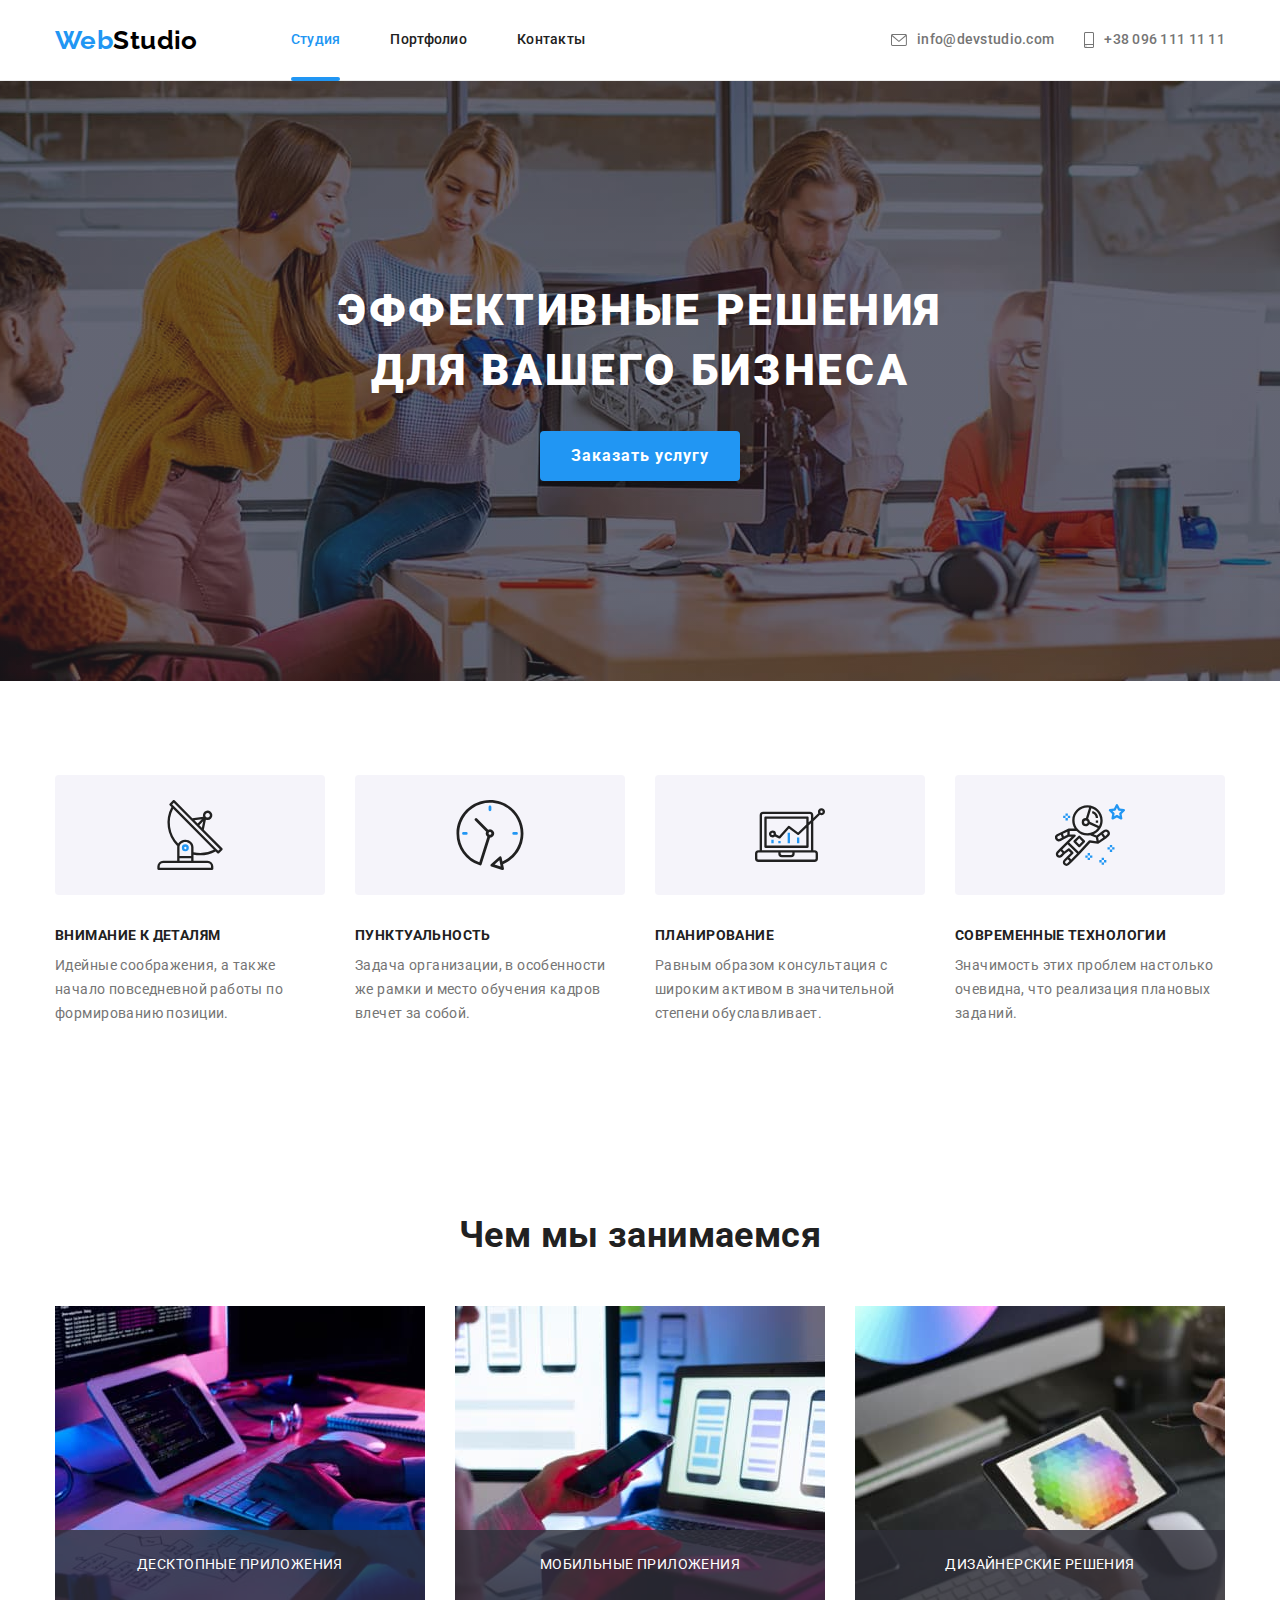
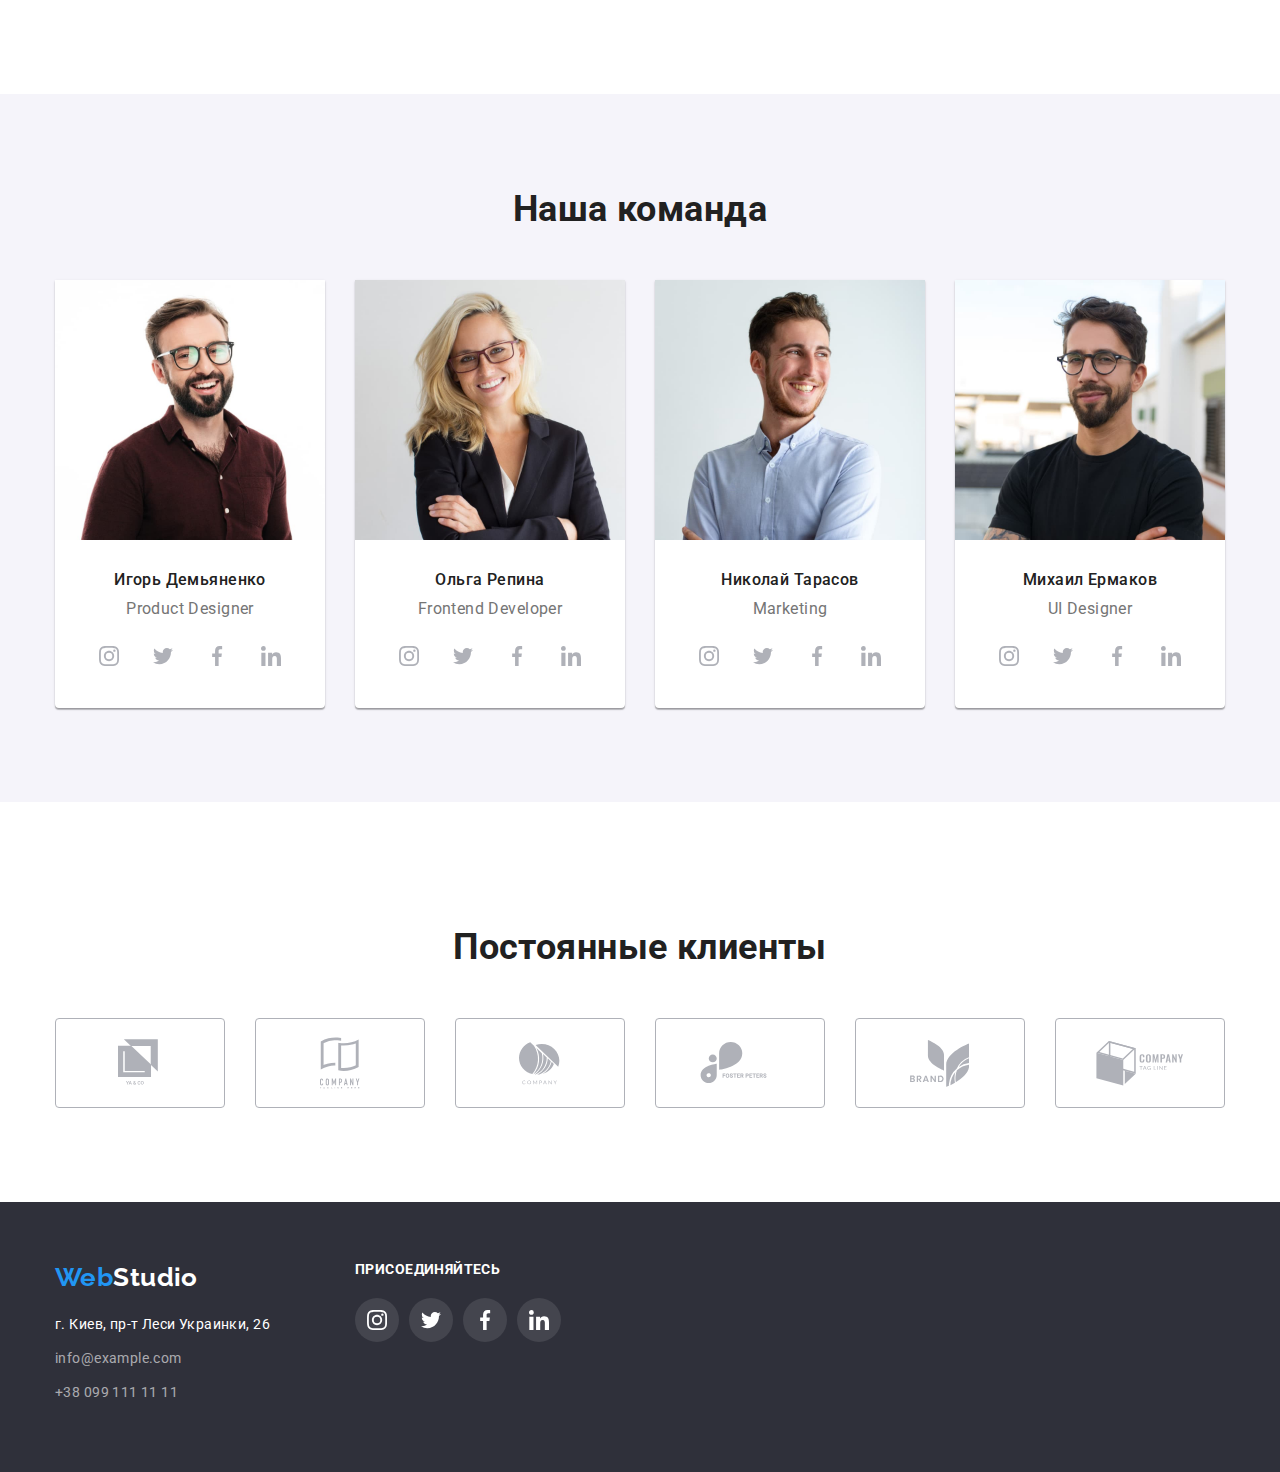
<file: index.html>
<!DOCTYPE html>
<html lang="ru">
  <head>
    <meta charset="UTF-8" />
    <meta name="viewport" content="width=device-width, initial-scale=1.0" />
    <title>WebStudio</title>
    <link rel="stylesheet" href="https://fonts.googleapis.com/css2?family=Raleway:wght@700&family=Roboto:wght@400;500;700;900&display=fallback" />
    <link rel="stylesheet" href="https://cdnjs.cloudflare.com/ajax/libs/modern-normalize/0.7.0/modern-normalize.min.css" />
    <link rel="stylesheet" href="./css/style.css" />
  </head>
  <body>
    <header class="header">
      <div class="container main-nav">
        <a href="./index.html" lang="en" class="logo">Web<span class="logo-header">Studio</span></a>
        <nav>
          <ul class="site-nav">
            <li class="item"><a href="./index.html" class="link current">Студия</a></li>
            <li class="item"><a href="./portpholio.html" class="link">Портфолио</a></li>
            <li class="item"><a href="#contacts" class="link">Контакты</a></li>
          </ul>
        </nav>
        <address class="address-nav">
          <a href="mailto:info@devstudio.com" lang="en" class="link">
            <svg class="icon-nav envelope">
              <use href="./images/svg/symbol-defs.svg#icon-envelope"></use>
            </svg>
            info@devstudio.com
          </a>
          <a href="tel:+380961111111" class="link">
            <svg class="icon-nav smartphone">
              <use href="./images/svg/symbol-defs.svg#icon-smartphone"></use>
            </svg>
            +38 096 111 11 11
          </a>
        </address>
      </div>
    </header>
    <main>
      <!--Hero-->
      <section class="section hero">
        <div class="hero-container">
          <h1 class="hero-title">Эффективные решения для вашего бизнеса</h1>
          <button type="button" class="hero-button" data-modal-open>Заказать услугу</button>
        </div>
      </section>
      <!--Features-->
      <section class="section features">
        <div class="container">
          <ul class="features-list flexbox">
            <li class="features-item attention">
              <h2 class="features-titel">Внимание к деталям</h2>
              <p class="features-text">Идейные соображения, а также начало повседневной работы по формированию позиции.</p>
            </li>
            <li class="features-item punctuality">
              <h2 class="features-titel">Пунктуальность</h2>
              <p class="features-text">Задача организации, в особенности же рамки и место обучения кадров влечет за собой.</p>
            </li>
            <li class="features-item planning">
              <h2 class="features-titel">Планирование</h2>
              <p class="features-text">Равным образом консультация с широким активом в значительной степени обуславливает.</p>
            </li>
            <li class="features-item technology">
              <h2 class="features-titel">Современные технологии</h2>
              <p class="features-text">Значимость этих проблем настолько очевидна, что реализация плановых заданий.</p>
            </li>
          </ul>
        </div>
      </section>
      <!--Our Job-->
      <section class="section job">
        <div class="container">
          <h2 class="job-titel">Чем мы занимаемся</h2>
          <ul class="job-list flexbox">
            <li class="job-item">
              <img src="./images/img1.jpg" alt="Человек, который работает за ноутбуком" width="370" />
              <p class="job-text">Десктопные приложения</p>
            </li>
            <li class="job-item">
              <img src="./images/img2.jpg" alt="Макеты для мобыльного приложения" width="370" />
              <p class="job-text">Мобильные приложения</p>
            </li>
            <li class="job-item">
              <img src="./images/img3.jpg" alt="Человек подбирает на планшете цвет для дизайна" width="370" />
              <p class="job-text">Дизайнерские решения</p>
            </li>
          </ul>
        </div>
      </section>
      <!--Our Team-->
      <section class="section team">
        <div class="container">
          <h2 class="team-title">Наша команда</h2>
          <ul class="team-list flexbox">
            <li class="team-item">
              <img class="team-img" src="./images/teamcard1.jpg" alt="Игорь Демьяненко" width="270" />
              <h3 class="team-worker-title">Игорь Демьяненко</h3>
              <p class="team-worker-text" lang="en">Product Designer</p>
              <ul class="social-icon-list">
                <li class="social-icon-item">
                  <a href="https://www.instagram.com/?hl=ru" class="link social-icon-link" target="_blank" rel="noopener noreferrer" aria-label="ccылка Инстаграм">
                    <svg class="social-icon">
                      <use href="./images/svg/symbol-defs.svg#icon-instagram"></use>
                    </svg>
                  </a>
                </li>
                <li class="social-icon-item">
                  <a href="https://twitter.com/" class="link social-icon-link" target="_blank" rel="noopener noreferrer" aria-label="ccылка Твиттер">
                    <svg class="social-icon">
                      <use href="./images/svg/symbol-defs.svg#icon-twitter"></use>
                    </svg>
                  </a>
                </li>
                <li class="social-icon-item">
                  <a href="https://www.facebook.com/" class="link social-icon-link" target="_blank" rel="noopener noreferrer" aria-label="ccылка Фейсбук">
                    <svg class="social-icon">
                      <use href="./images/svg/symbol-defs.svg#icon-facebook"></use>
                    </svg>
                  </a>
                </li>
                <li class="social-icon-item">
                  <a href="https://ru.linkedin.com/" class="link social-icon-link" target="_blank" rel="noopener noreferrer" aria-label="ccылка Линкедин">
                    <svg class="social-icon">
                      <use href="./images/svg/symbol-defs.svg#icon-linkedin"></use>
                    </svg>
                  </a>
                </li>
              </ul>
            </li>
            <li class="team-item">
              <img class="team-img" src="./images/teamcard2.jpg" alt="Ольга Репина" width="270" />
              <h3 class="team-worker-title">Ольга Репина</h3>
              <p class="team-worker-text" lang="en">Frontend Developer</p>
              <ul class="social-icon-list">
                <li class="social-icon-item">
                  <a href="https://www.instagram.com/?hl=ru" class="link social-icon-link" target="_blank" rel="noopener noreferrer" aria-label="ccылка Инстаграм">
                    <svg class="social-icon">
                      <use href="./images/svg/symbol-defs.svg#icon-instagram"></use>
                    </svg>
                  </a>
                </li>
                <li class="social-icon-item">
                  <a href="https://twitter.com/" class="link social-icon-link" target="_blank" rel="noopener noreferrer" aria-label="ccылка Твиттер">
                    <svg class="social-icon">
                      <use href="./images/svg/symbol-defs.svg#icon-twitter"></use>
                    </svg>
                  </a>
                </li>
                <li class="social-icon-item">
                  <a href="https://www.facebook.com/" class="link social-icon-link" target="_blank" rel="noopener noreferrer" aria-label="ccылка Фейсбук">
                    <svg class="social-icon">
                      <use href="./images/svg/symbol-defs.svg#icon-facebook"></use>
                    </svg>
                  </a>
                </li>
                <li class="social-icon-item">
                  <a href="https://ru.linkedin.com/" class="link social-icon-link" target="_blank" rel="noopener noreferrer" aria-label="ccылка Линкедин">
                    <svg class="social-icon">
                      <use href="./images/svg/symbol-defs.svg#icon-linkedin"></use>
                    </svg>
                  </a>
                </li>
              </ul>
            </li>
            <li class="team-item">
              <img class="team-img" src="./images/teamcard3.jpg" alt="Николай Тарасов" width="270" />
              <h3 class="team-worker-title">Николай Тарасов</h3>
              <p class="team-worker-text" lang="en">Marketing</p>
              <ul class="social-icon-list">
                <li class="social-icon-item">
                  <a href="https://www.instagram.com/?hl=ru" class="link social-icon-link" target="_blank" rel="noopener noreferrer" aria-label="ccылка Инстаграм">
                    <svg class="social-icon">
                      <use href="./images/svg/symbol-defs.svg#icon-instagram"></use>
                    </svg>
                  </a>
                </li>
                <li class="social-icon-item">
                  <a href="https://twitter.com/" class="link social-icon-link" target="_blank" rel="noopener noreferrer" aria-label="ccылка Твиттер">
                    <svg class="social-icon">
                      <use href="./images/svg/symbol-defs.svg#icon-twitter"></use>
                    </svg>
                  </a>
                </li>
                <li class="social-icon-item">
                  <a href="https://www.facebook.com/" class="link social-icon-link" target="_blank" rel="noopener noreferrer" aria-label="ccылка Фейсбук">
                    <svg class="social-icon">
                      <use href="./images/svg/symbol-defs.svg#icon-facebook"></use>
                    </svg>
                  </a>
                </li>
                <li class="social-icon-item">
                  <a href="https://ru.linkedin.com/" class="link social-icon-link" target="_blank" rel="noopener noreferrer" aria-label="ccылка Линкедин">
                    <svg class="social-icon">
                      <use href="./images/svg/symbol-defs.svg#icon-linkedin"></use>
                    </svg>
                  </a>
                </li>
              </ul>
            </li>
            <li class="team-item">
              <img class="team-img" src="./images/teamcard4.jpg" alt="Михаил Ермаков" width="270" />
              <h3 class="team-worker-title">Михаил Ермаков</h3>
              <p class="team-worker-text" lang="en">UI Designer</p>
              <ul class="social-icon-list">
                <li class="social-icon-item">
                  <a href="https://www.instagram.com/?hl=ru" class="link social-icon-link" target="_blank" rel="noopener noreferrer" aria-label="ccылка Инстаграм">
                    <svg class="social-icon">
                      <use href="./images/svg/symbol-defs.svg#icon-instagram"></use>
                    </svg>
                  </a>
                </li>
                <li class="social-icon-item">
                  <a href="https://twitter.com/" class="link social-icon-link" target="_blank" rel="noopener noreferrer" aria-label="ccылка Твиттер">
                    <svg class="social-icon">
                      <use href="./images/svg/symbol-defs.svg#icon-twitter"></use>
                    </svg>
                  </a>
                </li>
                <li class="social-icon-item">
                  <a href="https://www.facebook.com/" class="link social-icon-link" target="_blank" rel="noopener noreferrer" aria-label="ccылка Фейсбук">
                    <svg class="social-icon">
                      <use href="./images/svg/symbol-defs.svg#icon-facebook"></use>
                    </svg>
                  </a>
                </li>
                <li class="social-icon-item">
                  <a href="https://ru.linkedin.com/" class="link social-icon-link" target="_blank" rel="noopener noreferrer" aria-label="ccылка Линкедин">
                    <svg class="social-icon">
                      <use href="./images/svg/symbol-defs.svg#icon-linkedin"></use>
                    </svg>
                  </a>
                </li>
              </ul>
            </li>
          </ul>
        </div>
      </section>
      <!--Regular customers-->
      <section class="section">
        <div class="container">
          <h2 class="customers-title">Постоянные клиенты</h2>
          <ul class="customers-list">
            <li class="customers-item">
              <a href="" class="link customers-link">
                <svg class="customers-icon" width="44" height="49">
                  <use href="./images/svg/symbol-defs.svg#icon-logo1"></use>
                </svg>
              </a>
            </li>
            <li class="customers-item">
              <a href="" class="link customers-link">
                <svg class="customers-icon" width="40" height="52">
                  <use href="./images/svg/symbol-defs.svg#icon-logo2"></use>
                </svg>
              </a>
            </li>
            <li class="customers-item">
              <a href="" class="link customers-link">
                <svg class="customers-icon" width="41" height="43">
                  <use href="./images/svg/symbol-defs.svg#icon-logo3"></use>
                </svg>
              </a>
            </li>
            <li class="customers-item">
              <a href="" class="link customers-link">
                <svg class="customers-icon" width="80" height="42">
                  <use href="./images/svg/symbol-defs.svg#icon-logo4"></use>
                </svg>
              </a>
            </li>
            <li class="customers-item">
              <a href="" class="link customers-link">
                <svg class="customers-icon" width="59" height="47">
                  <use href="./images/svg/symbol-defs.svg#icon-logo5"></use>
                </svg>
              </a>
            </li>
            <li class="customers-item">
              <a href="" class="link customers-link">
                <svg class="customers-icon" width="88" height="45">
                  <use href="./images/svg/symbol-defs.svg#icon-logo6"></use>
                </svg>
              </a>
            </li>
          </ul>
        </div>
      </section>
    </main>
    <!--Footer-->
    <footer id="contacts" class="footer">
      <div class="container flexbox">
        <div class="footer-contacts">
          <a href="./index.html" lang="en" class="link logo logo-down">Web<span class="logo-footer">Studio</span></a>
          <address class="address-footer">
            <span class="adress-footer-streat">г. Киев, пр-т Леси Украинки, 26</span> <br />
            <a href="mailto:info@example.com" lang="en" class="link mail">info@example.com</a> <br />
            <a href="tel:+380991111111" class="link">+38 099 111 11 11</a>
          </address>
        </div>
        <div class="join-contacts">
          <h2 class="join-title">присоединяйтесь</h2>
          <ul class="social-icon-list join-list">
            <li class="social-icon-item">
              <a href="https://www.instagram.com/?hl=ru" class="link social-icon-link join-link" target="_blank" rel="noopener noreferrer" aria-label="ccылка Инстаграм">
                <svg class="social-icon join-icon">
                  <use href="./images/svg/symbol-defs.svg#icon-instagram"></use>
                </svg>
              </a>
            </li>
            <li class="social-icon-item">
              <a href="https://twitter.com/" class="link social-icon-link join-link" target="_blank" rel="noopener noreferrer" aria-label="ccылка Твиттер">
                <svg class="social-icon join-icon">
                  <use href="./images/svg/symbol-defs.svg#icon-twitter"></use>
                </svg>
              </a>
            </li>
            <li class="social-icon-item">
              <a href="https://www.facebook.com/" class="link social-icon-link join-link" target="_blank" rel="noopener noreferrer" aria-label="ccылка Фейсбук">
                <svg class="social-icon join-icon">
                  <use href="./images/svg/symbol-defs.svg#icon-facebook"></use>
                </svg>
              </a>
            </li>
            <li class="social-icon-item">
              <a href="https://ru.linkedin.com/" class="link social-icon-link join-link" target="_blank" rel="noopener noreferrer" aria-label="ccылка Линкедин">
                <svg class="social-icon join-icon">
                  <use href="./images/svg/symbol-defs.svg#icon-linkedin"></use>
                </svg>
              </a>
            </li>
          </ul>
        </div>
      </div>
    </footer>
    <div class="backdrop is-hidden" data-modal>
      <div class="modal flexbox">
        <button type="button" class="modal-button-close flexbox" data-modal-close>
          <svg class="icon-close" width="18" height="18">
            <use href="./images/svg/symbol-defs.svg#icon-close"></use>
          </svg>
        </button>
      </div>
    </div>
    <script src="./js/modal.js"></script>
  </body>
</html>
</file>
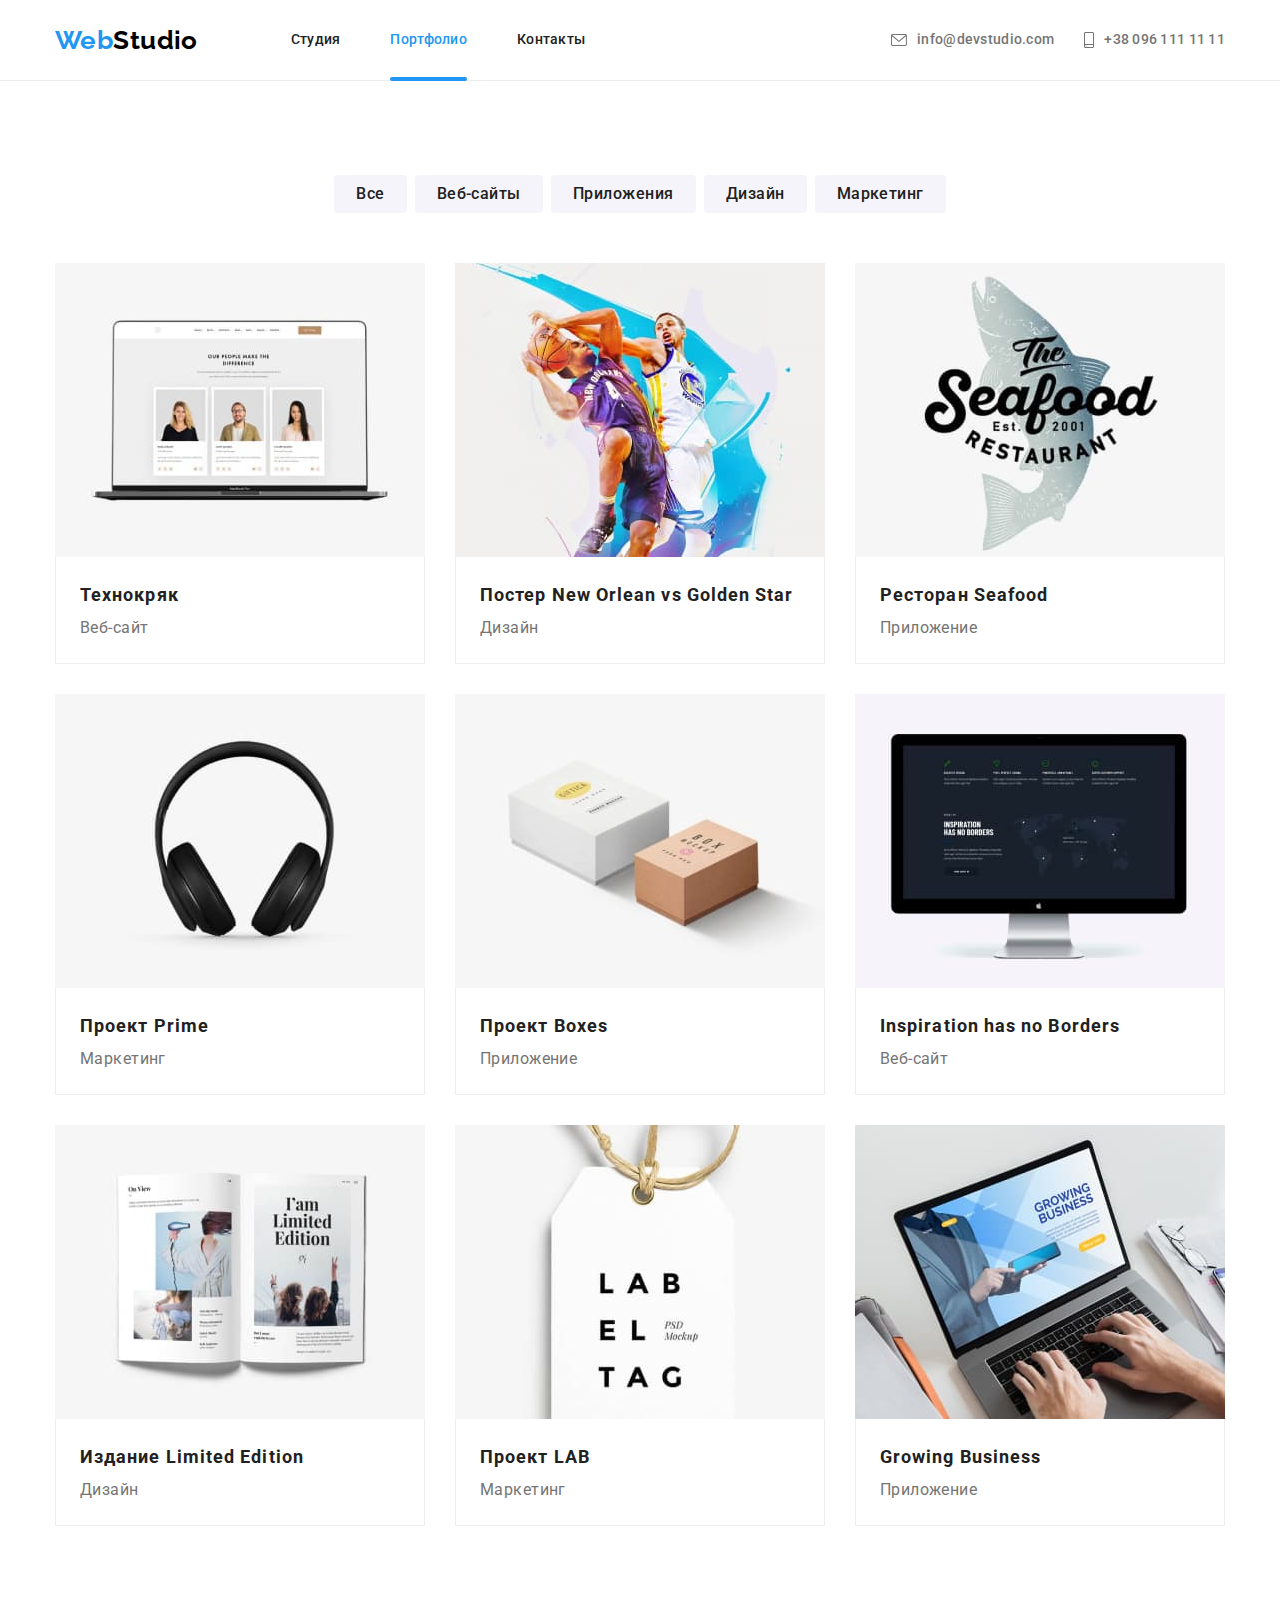
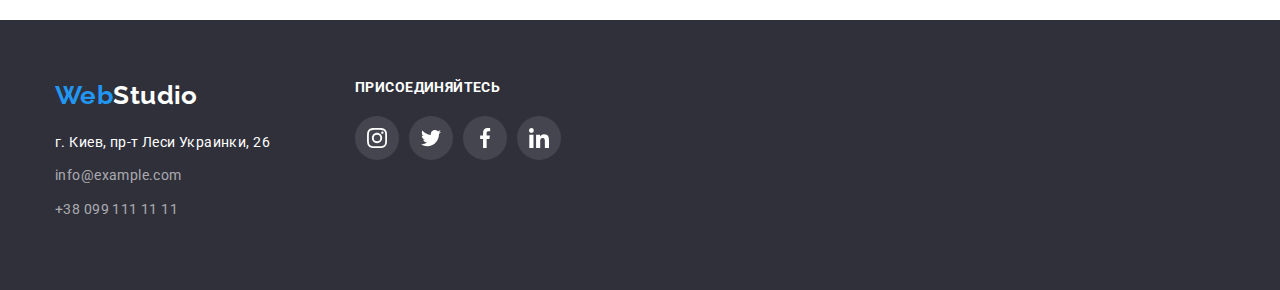
<file: portpholio.html>
<!DOCTYPE html>
<html lang="ru">
  <head>
    <meta charset="UTF-8" />
    <meta name="viewport" content="width=device-width, initial-scale=1.0" />
    <title>WebStudio</title>
    <link rel="stylesheet" href="https://fonts.googleapis.com/css2?family=Raleway:wght@700&family=Roboto:wght@400;500;700;900&display=fallback" />
    <link rel="stylesheet" href="https://cdnjs.cloudflare.com/ajax/libs/modern-normalize/0.7.0/modern-normalize.min.css" />
    <link rel="stylesheet" href="./css/style.css" />
  </head>
  <body>
    <header class="header">
      <div class="container main-nav">
        <a href="./index.html" lang="en" class="logo">Web<span class="logo-header">Studio</span></a>
        <nav>
          <ul class="site-nav">
            <li class="item"><a href="./index.html" class="link">Студия</a></li>
            <li class="item"><a href="./portpholio.html" class="link current">Портфолио</a></li>
            <li class="item"><a href="#contacts" class="link">Контакты</a></li>
          </ul>
        </nav>
        <address class="address-nav">
          <a href="mailto:info@devstudio.com" lang="en" class="link">
            <svg class="icon-nav envelope">
              <use href="./images/svg/symbol-defs.svg#icon-envelope"></use>
            </svg>
            info@devstudio.com
          </a>
          <a href="tel:+380961111111" class="link">
            <svg class="icon-nav smartphone">
              <use href="./images/svg/symbol-defs.svg#icon-smartphone"></use>
            </svg>
            +38 096 111 11 11
          </a>
        </address>
      </div>
    </header>
    <main>
      <!--Portfolio-->
      <section class="section projects">
        <!--Блок отбора-->
        <div class="container">
          <ul class="projects-selection-list flexbox">
            <li class="projects-selection-item">
              <button type="button" class="button">Все</button>
            </li>
            <li class="projects-selection-item">
              <button type="button" class="button">Веб-сайты</button>
            </li>
            <li class="projects-selection-item">
              <button type="button" class="button">Приложения</button>
            </li>
            <li class="projects-selection-item">
              <button type="button" class="button">Дизайн</button>
            </li>
            <li class="projects-selection-item">
              <button type="button" class="button">Маркетинг</button>
            </li>
          </ul>
          <ul class="projects-list flexbox">
            <li class="projects-item">
              <a href="./">
                <div class="projects-thumb">
                  <img src="./images/portpholio/project1.jpg" alt="Экран ноутбука" width="370" />
                  <div class="projects-overlay">
                    <p class="projects-overlay-text">
                      Технокряк это современная площадка распространения коронавируса. Компании используют эту платформу для цифрового шпионажа и атак на защищённые сервера конкурентов.
                    </p>
                  </div>
                </div>
                <div class="projects-text-container">
                  <h2 class="projects-title">Технокряк</h2>
                  <p class="projects-text">Веб-сайт</p>
                </div>
              </a>
            </li>
            <li class="projects-item">
              <a href="./">
                <div class="projects-thumb">
                  <img src="./images/portpholio/project2.jpg" alt="Два баскедболиста" width="370" />
                  <div class="projects-overlay">
                    <p class="projects-overlay-text">
                      Технокряк это современная площадка распространения коронавируса. Компании используют эту платформу для цифрового шпионажа и атак на защищённые сервера конкурентов.
                    </p>
                  </div>
                </div>
                <div class="projects-text-container">
                  <h2 class="projects-title">Постер New Orlean vs Golden Star</h2>
                  <p class="projects-text">Дизайн</p>
                </div>
              </a>
            </li>
            <li class="projects-item">
              <a href="./">
                <div class="projects-thumb">
                  <img src="./images/portpholio/project3.jpg" alt="Логотип ресторана" width="370" />
                  <div class="projects-overlay">
                    <p class="projects-overlay-text">
                      Технокряк это современная площадка распространения коронавируса. Компании используют эту платформу для цифрового шпионажа и атак на защищённые сервера конкурентов.
                    </p>
                  </div>
                </div>
                <div class="projects-text-container">
                  <h2 class="projects-title">Ресторан Seafood</h2>
                  <p class="projects-text">Приложение</p>
                </div>
              </a>
            </li>
            <li class="projects-item">
              <a href="./">
                <div class="projects-thumb">
                  <img src="./images/portpholio/project4.jpg" alt="Наушники" width="370" />
                  <div class="projects-overlay">
                    <p class="projects-overlay-text">
                      Технокряк это современная площадка распространения коронавируса. Компании используют эту платформу для цифрового шпионажа и атак на защищённые сервера конкурентов.
                    </p>
                  </div>
                </div>
                <div class="projects-text-container">
                  <h2 class="projects-title">Проект Prime</h2>
                  <p class="projects-text">Маркетинг</p>
                </div>
              </a>
            </li>
            <li class="projects-item">
              <a href="./">
                <div class="projects-thumb">
                  <img src="./images/portpholio/project5.jpg" alt="Две коробки" width="370" />
                  <div class="projects-overlay">
                    <p class="projects-overlay-text">
                      Технокряк это современная площадка распространения коронавируса. Компании используют эту платформу для цифрового шпионажа и атак на защищённые сервера конкурентов.
                    </p>
                  </div>
                </div>
                <div class="projects-text-container">
                  <h2 class="projects-title">Проект Boxes</h2>
                  <p class="projects-text">Приложение</p>
                </div>
              </a>
            </li>
            <li class="projects-item">
              <a href="./">
                <div class="projects-thumb">
                  <img src="./images/portpholio/project6.jpg" alt="Монитор" width="370" />
                  <div class="projects-overlay">
                    <p class="projects-overlay-text">
                      Технокряк это современная площадка распространения коронавируса. Компании используют эту платформу для цифрового шпионажа и атак на защищённые сервера конкурентов.
                    </p>
                  </div>
                </div>
                <div class="projects-text-container">
                  <h2 class="projects-title" lang="en">Inspiration has no Borders</h2>
                  <p class="projects-text">Веб-сайт</p>
                </div>
              </a>
            </li>
            <li class="projects-item">
              <a href="./">
                <div class="projects-thumb">
                  <img src="./images/portpholio/project7.jpg" alt="Книга" width="370" />
                  <div class="projects-overlay">
                    <p class="projects-overlay-text">
                      Технокряк это современная площадка распространения коронавируса. Компании используют эту платформу для цифрового шпионажа и атак на защищённые сервера конкурентов.
                    </p>
                  </div>
                </div>
                <div class="projects-text-container">
                  <h2 class="projects-title">Издание Limited Edition</h2>
                  <p class="projects-text">Дизайн</p>
                </div>
              </a>
            </li>
            <li class="projects-item">
              <a href="./">
                <div class="projects-thumb">
                  <img src="./images/portpholio/project8.jpg" alt="Бирка" width="370" />
                  <div class="projects-overlay">
                    <p class="projects-overlay-text">
                      Технокряк это современная площадка распространения коронавируса. Компании используют эту платформу для цифрового шпионажа и атак на защищённые сервера конкурентов.
                    </p>
                  </div>
                </div>
                <div class="projects-text-container">
                  <h2 class="projects-title">Проект LAB</h2>
                  <p class="projects-text">Маркетинг</p>
                </div>
              </a>
            </li>
            <li class="projects-item">
              <a href="./">
                <div class="projects-thumb">
                  <img src="./images/portpholio/project9.jpg" alt="Ноутбук" width="370" />
                  <div class="projects-overlay">
                    <p class="projects-overlay-text">
                      Технокряк это современная площадка распространения коронавируса. Компании используют эту платформу для цифрового шпионажа и атак на защищённые сервера конкурентов.
                    </p>
                  </div>
                </div>
                <div class="projects-text-container">
                  <h2 class="projects-title" lang="en">Growing Business</h2>
                  <p class="projects-text">Приложение</p>
                </div>
              </a>
            </li>
          </ul>
        </div>
      </section>
    </main>
    <footer id="contacts" class="footer">
      <div class="container flexbox footerella">
        <div class="footer-contacts">
          <a href="./index.html" lang="en" class="logo logo-down">Web<span class="logo-footer">Studio</span></a>
          <address class="address-footer">
            <span class="adress-footer-streat">г. Киев, пр-т Леси Украинки, 26</span> <br />
            <a href="mailto:info@example.com" lang="en" class="link mail">info@example.com</a> <br />
            <a href="tel:+380991111111" class="link">+38 099 111 11 11</a>
          </address>
        </div>
        <div class="join-contacts">
          <h2 class="join-title">присоединяйтесь</h2>
          <ul class="social-icon-list join-list">
            <li class="social-icon-item">
              <a href="https://www.instagram.com/?hl=ru" class="link social-icon-link join-link" target="_blank" rel="noopener noreferrer" aria-label="ccылка Инстаграм">
                <svg class="social-icon join-icon">
                  <use href="./images/svg/symbol-defs.svg#icon-instagram"></use>
                </svg>
              </a>
            </li>
            <li class="social-icon-item">
              <a href="https://twitter.com/" class="link social-icon-link join-link" target="_blank" rel="noopener noreferrer" aria-label="ccылка Твиттер">
                <svg class="social-icon join-icon">
                  <use href="./images/svg/symbol-defs.svg#icon-twitter"></use>
                </svg>
              </a>
            </li>
            <li class="social-icon-item">
              <a href="https://www.facebook.com/" class="link social-icon-link join-link" target="_blank" rel="noopener noreferrer" aria-label="ccылка Фейсбук">
                <svg class="social-icon join-icon">
                  <use href="./images/svg/symbol-defs.svg#icon-facebook"></use>
                </svg>
              </a>
            </li>
            <li class="social-icon-item">
              <a href="https://ru.linkedin.com/" class="link social-icon-link join-link" target="_blank" rel="noopener noreferrer" aria-label="ccылка Линкедин">
                <svg class="social-icon join-icon">
                  <use href="./images/svg/symbol-defs.svg#icon-linkedin"></use>
                </svg>
              </a>
            </li>
          </ul>
        </div>
      </div>
    </footer>
  </body>
</html>
</file>
<file: css/style.css>
:root {
  --text-color-gray: #757575;
  --text-color-black: #212121;
  --accent-link-color: #2196f3;
  --white: #ffffff;
  --primary-background: #e5e5e5;
  --secondary-background: #f5f4fa;
  --icon-gray: #afb1b8;

  --time: 250ms;
  --time-function: cubic-bezier(0.4, 0, 0.2, 1);
}

/* #188ce8 цвет фона кнопки Героя*/
/* #E5E5E5 первичный цвет фона*/
/* #F5F4FA вторичный цвет фона*/

body {
  font-family: Roboto, sans-serif;
  font-size: 14px;
  letter-spacing: 0.03em;
  color: var(--text-color-gray);
}

ul {
  list-style: none;
  padding: 0;
  margin: 0;
}

a {
  text-decoration: none;
}

h2,
h3 {
  color: var(--text-color-black);
}

img {
  display: block;
  max-width: 100%;
  height: auto;
}

.container {
  width: 1200px;
  margin-right: auto;
  margin-left: auto;
  padding-right: 15px;
  padding-left: 15px;
}

.flexbox {
  display: flex;
  flex-wrap: wrap;
}

.section {
  max-width: 1600px;
  margin-right: auto;
  margin-left: auto;
  padding-top: 94px;
  padding-bottom: 94px;
}

/*Main nav*/

.header {
  max-width: 1600px;
  margin-right: auto;
  margin-left: auto;
  background-color: var(--white);
  border-bottom: 1px solid #ececec;
}

.main-nav {
  display: flex;
  align-items: center;
}

/*Logo*/
.logo {
  color: var(--accent-link-color);
  font-family: Raleway, sans-serif;
  font-weight: 700;
  font-size: 26px;
  line-height: 1.19;
}

.logo-header {
  color: #000000;
}

/* Site nav*/

.site-nav {
  display: flex;
  margin-left: 93px;
}

.site-nav .item:not(:last-child) {
  margin-right: 50px;
}
.link {
  transition: var(--time) var(--time-function);
}

.site-nav .link {
  display: block;
  padding-top: 32px;
  padding-bottom: 32px;

  color: var(--text-color-black);
  font-weight: 500;
  font-size: 14px;
  line-height: 1.14;
  letter-spacing: 0.02em;
}

.site-nav .link:hover,
.site-nav .link:focus {
  color: var(--accent-link-color);
}
.link.current {
  position: relative;
  color: var(--accent-link-color);
}

.link.current::after {
  content: "";
  position: absolute;
  width: 100%;
  height: 4px;
  bottom: 0;
  left: 0;
  margin-bottom: -1px;
  border-radius: 2px;
  background-color: var(--accent-link-color);
}

/*Address-nav*/

.address-nav {
  margin-left: auto;
  display: flex;
  align-content: center;
}

.address-nav .link:not(:last-child) {
  margin-right: 30px;
}

.address-nav .link {
  display: inline-flex;
  align-items: center;
  padding-top: 32px;
  padding-bottom: 32px;
  font-style: normal;
  color: var(--text-color-gray);
  font-weight: 500;
  font-size: 14px;
  line-height: 1.14;
  letter-spacing: 0.02em;
}

.icon-nav {
  margin-right: 10px;
  fill: var(--text-color-gray);

  transition: fill var(--time) var(--time-function);
}

.envelope {
  width: 16px;
  height: 12px;
}

.smartphone {
  width: 10px;
  height: 16px;
}

.address-nav .link:hover,
.address-nav .link:focus {
  color: var(--accent-link-color);
}

.address-nav .link:hover .icon-nav,
.address-nav .link:focus .icon-nav {
  fill: var(--accent-link-color);
}

/*Hero*/
.hero {
  height: 600px;
  padding-top: 200px;
  padding-bottom: 200px;
  background: linear-gradient(to right, rgba(47, 48, 58, 0.4), rgba(47, 48, 58, 0.4)), url(../images/hero.jpg), #c4c4c4;
  background-position: center;
  text-align: center;
}

.hero-container {
  max-width: 695px;
  margin-right: auto;
  margin-left: auto;
}

.hero-title {
  margin-top: 0;
  margin-bottom: 30px;
  font-weight: 900;
  font-size: 44px;
  line-height: 1.36;
  letter-spacing: 0.06em;
  text-transform: uppercase;
  color: var(--white);
}

.hero-button {
  margin-top: 0;
  min-width: 200px;
  height: 50px;
  border: transparent;
  border-radius: 4px;
  color: var(--white);
  font-weight: 700;
  font-size: 16px;
  line-height: 1.87;
  letter-spacing: 0.06em;
  background-color: var(--accent-link-color);
  box-shadow: 0px 4px 4px rgba(0, 0, 0, 0.15);
  cursor: pointer;
  transition: background-color var(--time) var(--time-function);
}

.hero-button:hover,
.hero-button:focus {
  background-color: #188ce8;
}

/*Features*/

.features-item {
  width: calc((100% - 30px * 3) / 4);
}

.features-item:not(:nth-child(4n + 1)) {
  margin-left: 30px;
}

.features-item:not(:nth-last-child(-n + 4)) {
  margin-bottom: 10px;
}

.features-item::before {
  content: "";
  display: inline-block;
  width: 270px;
  height: 120px;
  margin-bottom: 30px;
  background: #f5f4fa;
  border-radius: 4px;

  background-repeat: no-repeat;
  background-position: center;
}

.features-item.attention::before {
  background-image: url(../images/svg/antenna.svg);
}

.features-item.punctuality::before {
  background-image: url(../images/svg/clock.svg);
}

.features-item.planning::before {
  background-image: url(../images/svg/diagram.svg);
}

.features-item.technology::before {
  background-image: url(../images/svg/astronaut.svg);
}

.features-titel {
  margin-top: 0;
  margin-bottom: 10px;

  font-size: 14px;
  font-weight: 700;
  line-height: 1.14;
  text-transform: uppercase;
}

.features-text {
  line-height: 1.71;
  margin-top: 0;
  margin-bottom: 0;
}

/*our job*/

.job {
  text-align: center;
  padding-bottom: 94px;
}

.job-titel {
  margin-top: 0;
  margin-bottom: 50px;
  padding-top: 0;

  font-weight: 700;
  font-size: 36px;
  line-height: 1.17;
  text-align: center;
}

.job-list {
  font-size: 0;
}

.job-item {
  position: relative;
  width: calc((100% - 30px * 2) / 3);
}

.job-item:not(:nth-child(3n)) {
  margin-right: 30px;
}

.job-item:not(:nth-last-child(-n + 3)) {
  margin-bottom: 10px;
}

.job-text {
  position: absolute;
  right: 0;
  bottom: 0;
  left: 0;
  margin: 0;
  padding-top: 27px;
  padding-bottom: 27px;

  background-color: rgba(47, 48, 58, 0.8);
  font-size: 14px;
  line-height: 1.14;
  color: var(--white);
  text-transform: uppercase;
}

/*our team*/

.team {
  background-color: var(--secondary-background);
}

.team-title {
  margin-top: 0;
  margin-bottom: 50px;
  font-weight: 700;
  font-size: 36px;
  line-height: 1.17;
  text-align: center;
}

.team-list {
  text-align: center;
}

.team-item {
  width: calc((100% - 30px * 3) / 4);
  background: #ffffff;

  box-shadow: 0px 1px 3px rgba(0, 0, 0, 0.12), 0px 1px 1px rgba(0, 0, 0, 0.14), 0px 2px 1px rgba(0, 0, 0, 0.2);
  border-radius: 0px 0px 4px 4px;
}

.team-item:not(:nth-child(4n)) {
  margin-right: 30px;
}

.team-item:not(:nth-last-child(-n + 4)) {
  margin-bottom: 10px;
}

.team-img {
  margin-bottom: 30px;
}
.team-worker-title {
  margin-top: 0;
  margin-bottom: 10px;

  font-weight: 500;
  font-size: 16px;
  line-height: 1.19;
}

.team-worker-text {
  margin-top: 0;
  margin-bottom: 16px;
  font-size: 16px;
  line-height: 1.19;
}

.social-icon-list {
  display: flex;
  justify-content: center;
}

.social-icon-item:not(:last-child) {
  margin-right: 10px;
}

.social-icon-link {
  display: flex;
  justify-content: center;
  align-items: center;
  margin-bottom: 30px;
  width: 44px;
  height: 44px;
  background-color: var(--white);
  border-radius: 50%;
}
/*
Свойство прописано ниже в секции .social-icon.join-icon!
.social-icon-link:hover,
.social-icon-link:focus {
  background-color: var(--accent-link-color);
}*/

.social-icon {
  width: 20px;
  height: 20px;
  fill: var(--icon-gray);
  transition: fill var(--time) var(--time-function);
}

.social-icon-link:hover .social-icon,
.social-icon-link:focus .social-icon {
  fill: var(--white);
}

/*Regular customers*/

.customers-title {
  margin-bottom: 50px;
  font-weight: bold;
  font-size: 36px;
  line-height: 1.17;
  text-align: center;
}

.customers-list {
  display: flex;
  flex-wrap: wrap;
}

.customers-item {
  width: calc((100% - 30px * 5) / 6);
  height: 90px;
}

.customers-item:not(:last-child) {
  margin-right: 30px;
}
.customers-link {
  display: flex;
  justify-content: center;
  align-items: center;
  width: 100%;
  height: 100%;
  border: 1px solid #afb1b8;
  border-radius: 4px;
}

.customers-link:hover,
.customers-link:focus {
  border-color: var(--accent-link-color);
}

.customers-icon {
  fill: var(--icon-gray);
}

.customers-link .customers-icon {
  transition: fill var(--time) var(--time-function);
}

.customers-link:hover .customers-icon,
.customers-link:focus .customers-icon {
  fill: var(--accent-link-color);
}

/*Footer*/
.footer {
  max-width: 1600px;
  margin-right: auto;
  margin-left: auto;
  background: #2f303a;
}

.footer-contacts {
  padding-top: 60px;
  padding-bottom: 60px;
  width: calc((100% - 30px * 3) / 4);
  margin-right: 30px;
}

.logo-down {
  display: inline-block;
  margin-bottom: 20px;
}

.logo-footer {
  color: var(--white);
}
.adress-footer-streat {
  display: inline-block;
  margin-bottom: 10px;
  font-style: normal;
  line-height: 1.71;
  color: #ffffff;
}

.address-footer .link {
  font-style: normal;
  color: rgba(255, 255, 255, 0.6);
  line-height: 1.71;
}

.address-footer .link:hover,
.address-footer .link:focus {
  color: var(--accent-link-color);
}

.mail {
  display: inline-block;
  margin-bottom: 10px;
}

.join-title {
  margin-top: 0;
  margin-bottom: 20px;
  font-weight: bold;
  font-size: 14px;
  line-height: 1.14;
  text-transform: uppercase;
  color: var(--white);
}

.join-contacts {
  padding-top: 60px;
  padding-bottom: 100px;
  width: calc((100% - 30px * 3) / 4);
}

.social-icon-list.join-list {
  justify-content: start;
}

.social-icon-link.join-link {
  background-color: rgba(255, 255, 255, 0.1);
}

.social-icon.join-icon {
  fill: var(--white);
}

.social-icon-link:hover,
.social-icon-link:focus {
  background-color: var(--accent-link-color);
}

/*Backdrop*/

.backdrop {
  position: fixed;
  top: 0;
  left: 0;
  width: 100%;
  height: 100%;
  background-color: rgba(0, 0, 0, 0.2);

  opacity: 1;
  transition: var(--time) var(--time-function);
}
.backdrop.is-hidden {
  opacity: 0;
  pointer-events: none;
}

.backdrop.is-hidden .modal {
  transform: translate(-50%, -50%) scale(0.7);
}

.modal {
  position: absolute;
  top: 50%;
  left: 50%;

  transform: translate(-50%, -50%) scale(1);
  transition: var(--time) var(--time-function);

  width: 528px;
  height: 581px;
  padding-top: 8px;
  padding-right: 8px;
  justify-content: flex-end;
  background-color: var(--white);
  box-shadow: 0px 1px 3px rgba(0, 0, 0, 0.12), 0px 1px 1px rgba(0, 0, 0, 0.14), 0px 2px 1px rgba(0, 0, 0, 0.2);
  border-radius: 4px;
}

.modal-button-close {
  width: 30px;
  height: 30px;
  padding: 6px;
  border-radius: 50%;
  border: 1px solid rgba(0, 0, 0, 0.1);
  background-color: var(--white);
}

/*Portfolio*/

/*selector section*/

.projects-selection-list {
  justify-content: center;
  margin-bottom: 50px;
}

.projects-selection-item:not(:last-child) {
  margin-right: 8px;
}

.projects-selection-item .button {
  padding: 6px 22px;
  font-weight: 500;
  font-size: 16px;

  line-height: 1.62;
  letter-spacing: 0.03em;
  color: var(--text-color-black);
  background-color: var(--secondary-background);
  border-radius: 4px;
  border: transparent;

  transition: color var(--time) var(--time-function), background-color var(--time) var(--time-function);
}

.projects-selection-list .button:hover,
.projects-selection-list .button:focus {
  color: var(--white);
  background-color: var(--accent-link-color);
  box-shadow: 0px 3px 1px rgba(0, 0, 0, 0.1), 0px 1px 2px rgba(0, 0, 0, 0.08), 0px 2px 2px rgba(0, 0, 0, 0.12);
}

/*Portfolio Projects*/

.projects-item {
  width: calc((100% - 30px * 2) / 3);
  background: var(--white);
}

.projects-item:not(:nth-child(3n)) {
  margin-right: 30px;
}

.projects-item:not(:nth-last-child(-n + 3)) {
  margin-bottom: 30px;
}

.projects-item:hover {
  box-shadow: 0px 1px 1px rgba(0, 0, 0, 0.12), 0px 4px 4px rgba(0, 0, 0, 0.06), 1px 4px 6px rgba(0, 0, 0, 0.16);
}

.projects-thumb {
  position: relative;
  overflow: hidden;
}

.projects-overlay {
  position: absolute;
  bottom: 0;
  left: 0;
  width: 100%;
  height: 100%;
  background: rgba(33, 150, 243, 0.9);
  transform: translateY(100%);
  transition: transform var(--time) var(--time-function);
}

.projects-item:hover .projects-overlay {
  transform: translatey(0%);
}

.projects-overlay-text {
  margin: 0;
  padding: 63px 24px;
  font-size: 18px;
  line-height: 1.56;
  color: var(--white);
}

.projects-text-container {
  padding: 20px 24px;
  border-right: 1px solid #eeeeee;
  border-bottom: 1px solid #eeeeee;
  border-left: 1px solid #eeeeee;
}

.projects-title {
  margin: 0;
  font-weight: 700;
  font-size: 18px;
  line-height: 2;
  letter-spacing: 0.06em;
}

.projects-text {
  margin: 0;

  font-size: 16px;
  line-height: 1.87;
  color: var(--text-color-gray);
}

/*свг для конверта fill="var(--color1, #757575)"*/
</file>
